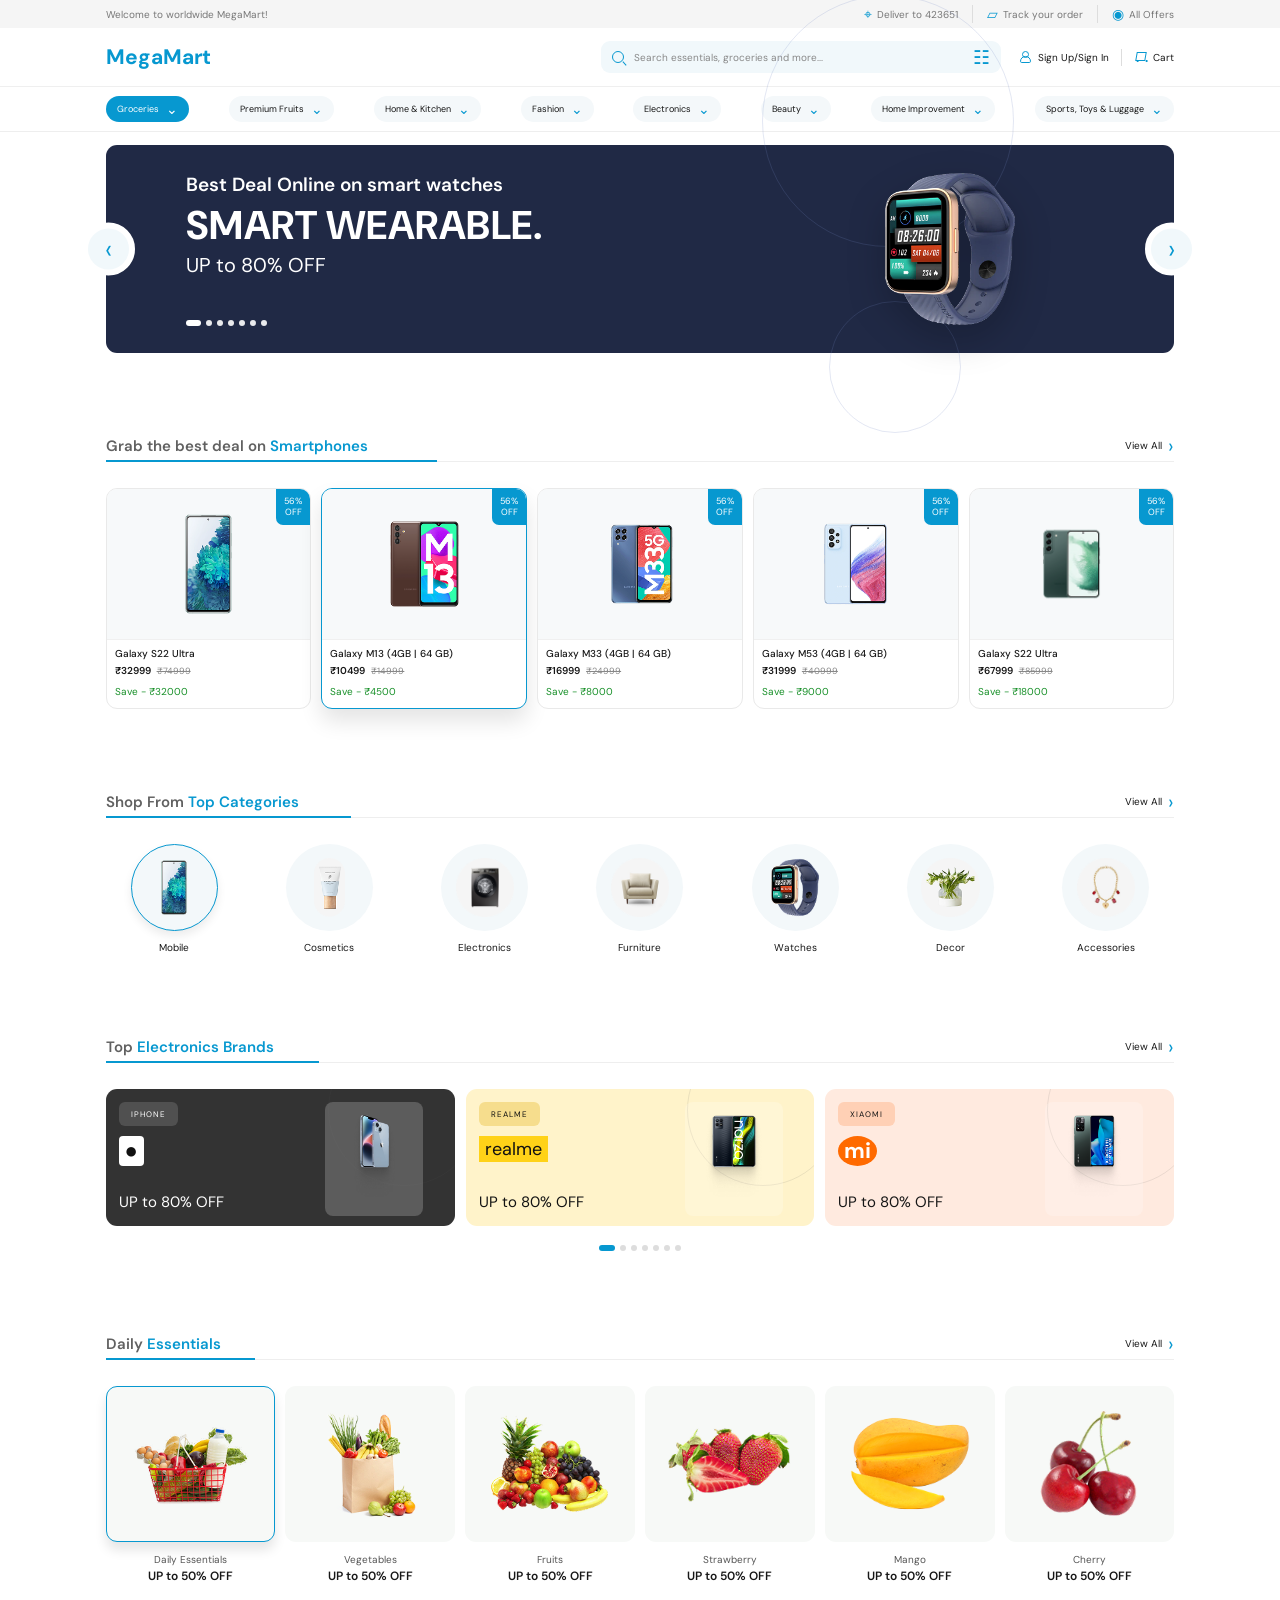
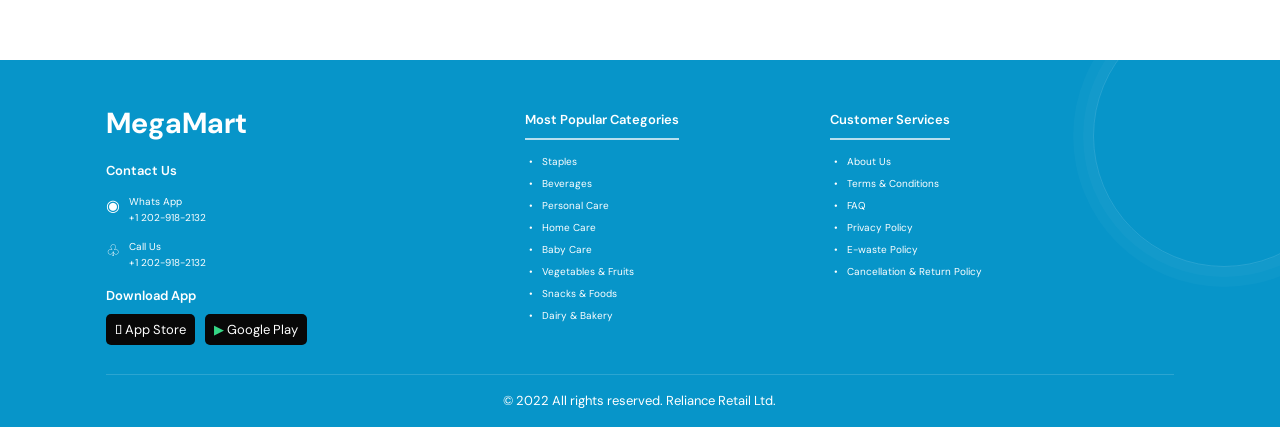
<file: index.html>
<!doctype html>
<html lang="en">
  <head>
    <meta charset="utf-8">
    <meta name="viewport" content="width=device-width, initial-scale=1">
    <meta name="theme-color" content="#ffffff">
    <meta name="description" content="Discover everyday essentials, the latest electronics, and great deals at MegaMart.">
    <title>MegaMart | Everyday essentials and more</title>
    <link rel="preconnect" href="https://fonts.googleapis.com">
    <link rel="preconnect" href="https://fonts.gstatic.com" crossorigin>
    <link href="https://fonts.googleapis.com/css2?family=DM+Sans:wght@400;500;600;700&display=swap" rel="stylesheet">
    <link rel="stylesheet" href="assets/css/styles.css">
    <script src="assets/js/main.js" defer></script>
  </head>
  <body>
    <div class="announcement-bar">
      <div class="container announcement-content">
        <span>Welcome to worldwide MegaMart!</span>
        <div class="announcement-links">
          <a href="#delivery"><span class="utility-icon" aria-hidden="true">⌖</span> Deliver to 423651</a>
          <a href="#orders"><span class="utility-icon" aria-hidden="true">▱</span> Track your order</a>
          <a href="#deals"><span class="utility-icon" aria-hidden="true">◉</span> All Offers</a>
        </div>
      </div>
    </div>

    <header class="site-header">
      <div class="container header-main">
        <button class="icon-button menu-toggle" type="button" aria-label="Open navigation" aria-expanded="false">
          <span class="hamburger" aria-hidden="true"></span>
        </button>
        <a class="brand" href="#" aria-label="MegaMart home">MegaMart</a>
        <form class="search" role="search">
          <label class="sr-only" for="site-search">Search products</label>
          <span class="search-icon" aria-hidden="true"></span>
          <input id="site-search" name="q" type="search" placeholder="Search essentials, groceries and more...">
          <button class="search-submit" type="submit" aria-label="Search">☷</button>
        </form>
        <div class="header-actions">
          <a href="#account"><span class="outline-icon person-icon" aria-hidden="true"></span><span>Sign Up/Sign In</span></a>
          <span class="action-divider" aria-hidden="true"></span>
          <button class="cart-button" type="button" aria-label="Shopping cart, 0 items">
            <span class="outline-icon cart-icon" aria-hidden="true"></span>
            <span>Cart</span>
            <span class="cart-count" aria-live="polite">0</span>
          </button>
        </div>
      </div>
    </header>

    <nav class="category-nav" aria-label="Shop categories">
      <div class="container category-nav-inner">
        <a class="nav-pill active" href="#essentials">Groceries <span aria-hidden="true">⌄</span></a>
        <a class="nav-pill" href="#essentials">Premium Fruits <span aria-hidden="true">⌄</span></a>
        <a class="nav-pill" href="#categories">Home &amp; Kitchen <span aria-hidden="true">⌄</span></a>
        <a class="nav-pill" href="#categories">Fashion <span aria-hidden="true">⌄</span></a>
        <a class="nav-pill" href="#brands">Electronics <span aria-hidden="true">⌄</span></a>
        <a class="nav-pill" href="#categories">Beauty <span aria-hidden="true">⌄</span></a>
        <a class="nav-pill" href="#categories">Home Improvement <span aria-hidden="true">⌄</span></a>
        <a class="nav-pill" href="#categories">Sports, Toys &amp; Luggage <span aria-hidden="true">⌄</span></a>
      </div>
    </nav>

    <main>
      <section class="container hero-section" aria-label="Featured offers">
        <div class="hero-banner" id="hero-banner">
          <div class="hero-copy">
            <p class="hero-eyebrow">Best Deal Online on smart watches</p>
            <h1>SMART WEARABLE.</h1>
            <p class="hero-offer">UP to 80% OFF</p>
            <div class="hero-dots" role="group" aria-label="Choose featured offer">
              <button class="hero-dot selected" type="button" aria-label="Offer 1" aria-current="true"></button>
              <button class="hero-dot" type="button" aria-label="Offer 2"></button>
              <button class="hero-dot" type="button" aria-label="Offer 3"></button>
              <button class="hero-dot" type="button" aria-label="Offer 4"></button>
              <button class="hero-dot" type="button" aria-label="Offer 5"></button>
              <button class="hero-dot" type="button" aria-label="Offer 6"></button>
              <button class="hero-dot" type="button" aria-label="Offer 7"></button>
            </div>
          </div>
          <div class="hero-art"><img src="images/smart-watch-hero.webp.png" alt="Featured smartwatch"></div>
          <button class="carousel-arrow previous" type="button" aria-label="Previous featured offer">‹</button>
          <button class="carousel-arrow next" type="button" aria-label="Next featured offer">›</button>
        </div>
      </section>

      <div class="container storefront-content">
        <section class="store-section products-section" id="deals">
          <div class="section-heading">
            <h2>Grab the best deal on <span>Smartphones</span></h2>
            <a href="#products">View All <span aria-hidden="true">›</span></a>
          </div>
          <div class="product-grid" id="products">
            <article class="product-card" data-id="galaxy-s22-ultra" data-product="Galaxy S22 Ultra" data-price="32999" data-image="images/galaxy-s22-ultra.webp.png">
              <div class="product-image"><img src="images/galaxy-s22-ultra.webp.png" alt="Galaxy S22 Ultra smartphone"></div>
              <span class="discount-badge">56%<br>OFF</span>
              <div class="product-details"><h3>Galaxy S22 Ultra</h3><p class="price">₹32999 <del>₹74999</del></p><p class="saving">Save - ₹32000</p></div>
              <button class="add-to-cart" type="button" aria-label="Add Galaxy S22 Ultra to cart">Add to Cart</button>
            </article>
            <article class="product-card featured-card" data-id="galaxy-m13" data-product="Galaxy M13 (4GB | 64 GB)" data-price="10499" data-image="images/galaxy-m13.webp.png">
              <div class="product-image"><img src="images/galaxy-m13.webp.png" alt="Galaxy M13 smartphone"></div>
              <span class="discount-badge">56%<br>OFF</span>
              <div class="product-details"><h3>Galaxy M13 (4GB | 64 GB)</h3><p class="price">₹10499 <del>₹14999</del></p><p class="saving">Save - ₹4500</p></div>
              <button class="add-to-cart" type="button" aria-label="Add Galaxy M13 to cart">Add to Cart</button>
            </article>
            <article class="product-card" data-id="galaxy-m33" data-product="Galaxy M33 (4GB | 64 GB)" data-price="16999" data-image="images/galaxy-m33.webp.png">
              <div class="product-image"><img src="images/galaxy-m33.webp.png" alt="Galaxy M33 smartphone"></div>
              <span class="discount-badge">56%<br>OFF</span>
              <div class="product-details"><h3>Galaxy M33 (4GB | 64 GB)</h3><p class="price">₹16999 <del>₹24999</del></p><p class="saving">Save - ₹8000</p></div>
              <button class="add-to-cart" type="button" aria-label="Add Galaxy M33 to cart">Add to Cart</button>
            </article>
            <article class="product-card" data-id="galaxy-m53" data-product="Galaxy M53 (4GB | 64 GB)" data-price="31999" data-image="images/galaxy-m53.webp.png">
              <div class="product-image"><img src="images/galaxy-m53.webp.png" alt="Galaxy M53 smartphone"></div>
              <span class="discount-badge">56%<br>OFF</span>
              <div class="product-details"><h3>Galaxy M53 (4GB | 64 GB)</h3><p class="price">₹31999 <del>₹40999</del></p><p class="saving">Save - ₹9000</p></div>
              <button class="add-to-cart" type="button" aria-label="Add Galaxy M53 to cart">Add to Cart</button>
            </article>
            <article class="product-card" data-id="galaxy-s22-green" data-product="Galaxy S22 Ultra Green" data-price="67999" data-image="images/galaxy-s22-green.webp.png">
              <div class="product-image"><img src="images/galaxy-s22-green.webp.png" alt="Galaxy S22 Ultra in green"></div>
              <span class="discount-badge">56%<br>OFF</span>
              <div class="product-details"><h3>Galaxy S22 Ultra</h3><p class="price">₹67999 <del>₹85999</del></p><p class="saving">Save - ₹18000</p></div>
              <button class="add-to-cart" type="button" aria-label="Add Galaxy S22 Ultra to cart">Add to Cart</button>
            </article>
          </div>
          <p class="search-empty" hidden>No matching smartphones found. Try another search.</p>
        </section>

        <section class="store-section category-section" id="categories">
          <div class="section-heading">
            <h2>Shop From <span>Top Categories</span></h2>
            <a href="#categories">View All <span aria-hidden="true">›</span></a>
          </div>
          <div class="category-grid">
            <a class="category-item selected-category" href="#products"><div class="category-image"><img src="images/mobile.png" alt=""></div><span>Mobile</span></a>
            <a class="category-item" href="#essentials"><div class="category-image"><img src="images/cosmetics.png" alt=""></div><span>Cosmetics</span></a>
            <a class="category-item" href="#brands"><div class="category-image"><img src="images/electronics.png" alt=""></div><span>Electronics</span></a>
            <a class="category-item" href="#categories"><div class="category-image"><img src="images/furniture.png" alt=""></div><span>Furniture</span></a>
            <a class="category-item" href="#deals"><div class="category-image"><img src="images/watches.png" alt=""></div><span>Watches</span></a>
            <a class="category-item" href="#essentials"><div class="category-image"><img src="images/decor.png" alt=""></div><span>Decor</span></a>
            <a class="category-item" href="#categories"><div class="category-image"><img src="images/accessories.png" alt=""></div><span>Accessories</span></a>
          </div>
        </section>

        <section class="store-section brands-section" id="brands">
          <div class="section-heading">
            <h2>Top <span>Electronics Brands</span></h2>
            <a href="#brands">View All <span aria-hidden="true">›</span></a>
          </div>
          <div class="brand-grid">
            <a class="brand-promo iphone-promo" href="#products"><span class="brand-label">IPHONE</span><span class="brand-logo">●</span><span class="brand-promo-copy">UP to 80% OFF</span><span class="brand-device"><img src="images/phone%20image%201.png" alt="iPhone promotion"></span></a>
            <a class="brand-promo realme-promo" href="#products"><span class="brand-label">REALME</span><span class="brand-logo">realme</span><span class="brand-promo-copy">UP to 80% OFF</span><span class="brand-device"><img src="images/phone%20image%202.png" alt="Realme promotion"></span></a>
            <a class="brand-promo xiaomi-promo" href="#products"><span class="brand-label">XIAOMI</span><span class="brand-logo">mi</span><span class="brand-promo-copy">UP to 80% OFF</span><span class="brand-device"><img src="images/phone%20image%203.png" alt="Xiaomi promotion"></span></a>
          </div>
          <div class="brand-pagination" aria-hidden="true"><span></span><i></i><i></i><i></i><i></i><i></i><i></i></div>
        </section>

        <section class="store-section essentials-section" id="essentials">
          <div class="section-heading">
            <h2>Daily <span>Essentials</span></h2>
            <a href="#essentials">View All <span aria-hidden="true">›</span></a>
          </div>
          <div class="essentials-grid">
            <a class="essential-item selected-essential" href="#essentials"><div class="essential-image"><img src="images/daily%20essentials.png" alt=""></div><span>Daily Essentials</span><strong>UP to 50% OFF</strong></a>
            <a class="essential-item" href="#essentials"><div class="essential-image"><img src="images/vegetables.png" alt=""></div><span>Vegetables</span><strong>UP to 50% OFF</strong></a>
            <a class="essential-item" href="#essentials"><div class="essential-image"><img src="images/fruits.png" alt=""></div><span>Fruits</span><strong>UP to 50% OFF</strong></a>
            <a class="essential-item" href="#essentials"><div class="essential-image"><img src="images/strawberry.png" alt=""></div><span>Strawberry</span><strong>UP to 50% OFF</strong></a>
            <a class="essential-item" href="#essentials"><div class="essential-image"><img src="images/mango.png" alt=""></div><span>Mango</span><strong>UP to 50% OFF</strong></a>
            <a class="essential-item" href="#essentials"><div class="essential-image"><img src="images/cherry.png" alt=""></div><span>Cherry</span><strong>UP to 50% OFF</strong></a>
          </div>
        </section>
      </div>

      <section class="cart-page container" id="cart-page" hidden>
        <div class="cart-page-heading">
          <div>
            <p class="cart-eyebrow">YOUR MEGAMART ORDER</p>
            <h1>Your shopping cart</h1>
          </div>
          <button class="text-button continue-shopping" type="button">← Continue shopping</button>
        </div>
        <div class="cart-layout">
          <div class="cart-items-panel">
            <div class="cart-panel-heading"><h2>Cart items</h2><span class="cart-page-count">0 items</span></div>
            <div class="cart-items"></div>
            <div class="cart-empty" hidden>
              <div class="empty-cart-icon" aria-hidden="true">🛒</div>
              <h2>Your cart is waiting</h2>
              <p>Explore our smartphones and find something you love.</p>
              <button class="primary-button continue-shopping" type="button">Start shopping</button>
            </div>
          </div>
          <aside class="order-summary">
            <h2>Order summary</h2>
            <div class="summary-row"><span>Subtotal</span><strong class="subtotal-value">₹0</strong></div>
            <div class="summary-row"><span>Delivery</span><strong class="delivery-value">Free</strong></div>
            <div class="summary-row summary-total"><span>Total</span><strong class="total-value">₹0</strong></div>
            <p class="delivery-note">Free delivery on this order</p>
            <button class="primary-button checkout-start" type="button">Proceed to checkout <span aria-hidden="true">→</span></button>
            <p class="secure-note"><span aria-hidden="true">✓</span> Safe and secure checkout</p>
          </aside>
        </div>
        <section class="checkout-panel" id="checkout-panel" hidden>
          <div class="cart-panel-heading"><div><p class="cart-eyebrow">ALMOST THERE</p><h2>Checkout details</h2></div></div>
          <form class="checkout-form">
            <label>Full name<input name="name" autocomplete="name" required></label>
            <label>Email address<input name="email" type="email" autocomplete="email" required></label>
            <label class="checkout-wide">Delivery address<input name="address" autocomplete="street-address" required></label>
            <label>City<input name="city" autocomplete="address-level2" required></label>
            <label>Postal code<input name="postalCode" autocomplete="postal-code" required></label>
            <label class="checkout-wide">Payment method<select name="payment" required><option value="cod">Cash on delivery</option></select></label>
            <button class="primary-button checkout-submit checkout-wide" type="submit">Place order <span aria-hidden="true">→</span></button>
            <p class="checkout-message checkout-wide" role="status" hidden></p>
          </form>
        </section>
      </section>
    </main>

    <footer class="site-footer">
      <div class="container footer-content">
        <div class="footer-contact">
          <a class="footer-brand" href="#">MegaMart</a>
          <h2>Contact Us</h2>
          <p><span aria-hidden="true">◉</span> Whats App<br><a href="tel:+12029182132">+1 202-918-2132</a></p>
          <p><span aria-hidden="true">♧</span> Call Us<br><a href="tel:+12029182132">+1 202-918-2132</a></p>
          <h2 class="download-heading">Download App</h2>
          <div class="app-badges"><a href="#app-store"> App Store</a><a href="#google-play"><span aria-hidden="true">▶</span> Google Play</a></div>
        </div>
        <div class="footer-column">
          <h2>Most Popular Categories</h2>
          <ul><li><a href="#essentials">Staples</a></li><li><a href="#essentials">Beverages</a></li><li><a href="#categories">Personal Care</a></li><li><a href="#categories">Home Care</a></li><li><a href="#categories">Baby Care</a></li><li><a href="#essentials">Vegetables &amp; Fruits</a></li><li><a href="#essentials">Snacks &amp; Foods</a></li><li><a href="#essentials">Dairy &amp; Bakery</a></li></ul>
        </div>
        <div class="footer-column">
          <h2>Customer Services</h2>
          <ul><li><a href="#about">About Us</a></li><li><a href="#terms">Terms &amp; Conditions</a></li><li><a href="#faq">FAQ</a></li><li><a href="#privacy">Privacy Policy</a></li><li><a href="#ewaste">E-waste Policy</a></li><li><a href="#returns">Cancellation &amp; Return Policy</a></li></ul>
        </div>
        <p class="copyright">© 2022 All rights reserved. Reliance Retail Ltd.</p>
      </div>
    </footer>

    <div class="cart-overlay" hidden>
      <aside class="cart-drawer" role="dialog" aria-modal="true" aria-labelledby="drawer-title">
        <div class="drawer-heading">
          <div><p class="cart-eyebrow">MEGAMART</p><h2 id="drawer-title">Added to your basket</h2></div>
          <button class="drawer-close" type="button" aria-label="Close basket">×</button>
        </div>
        <p class="drawer-feedback" role="status">Your item is in the basket.</p>
        <div class="drawer-items"></div>
        <div class="drawer-bottom">
          <div class="summary-row"><span>Subtotal</span><strong class="drawer-subtotal">₹0</strong></div>
          <button class="primary-button drawer-view-cart" type="button">View cart <span aria-hidden="true">→</span></button>
          <button class="text-button drawer-continue" type="button">Continue shopping</button>
        </div>
      </aside>
    </div>
  </body>
</html>
</file>
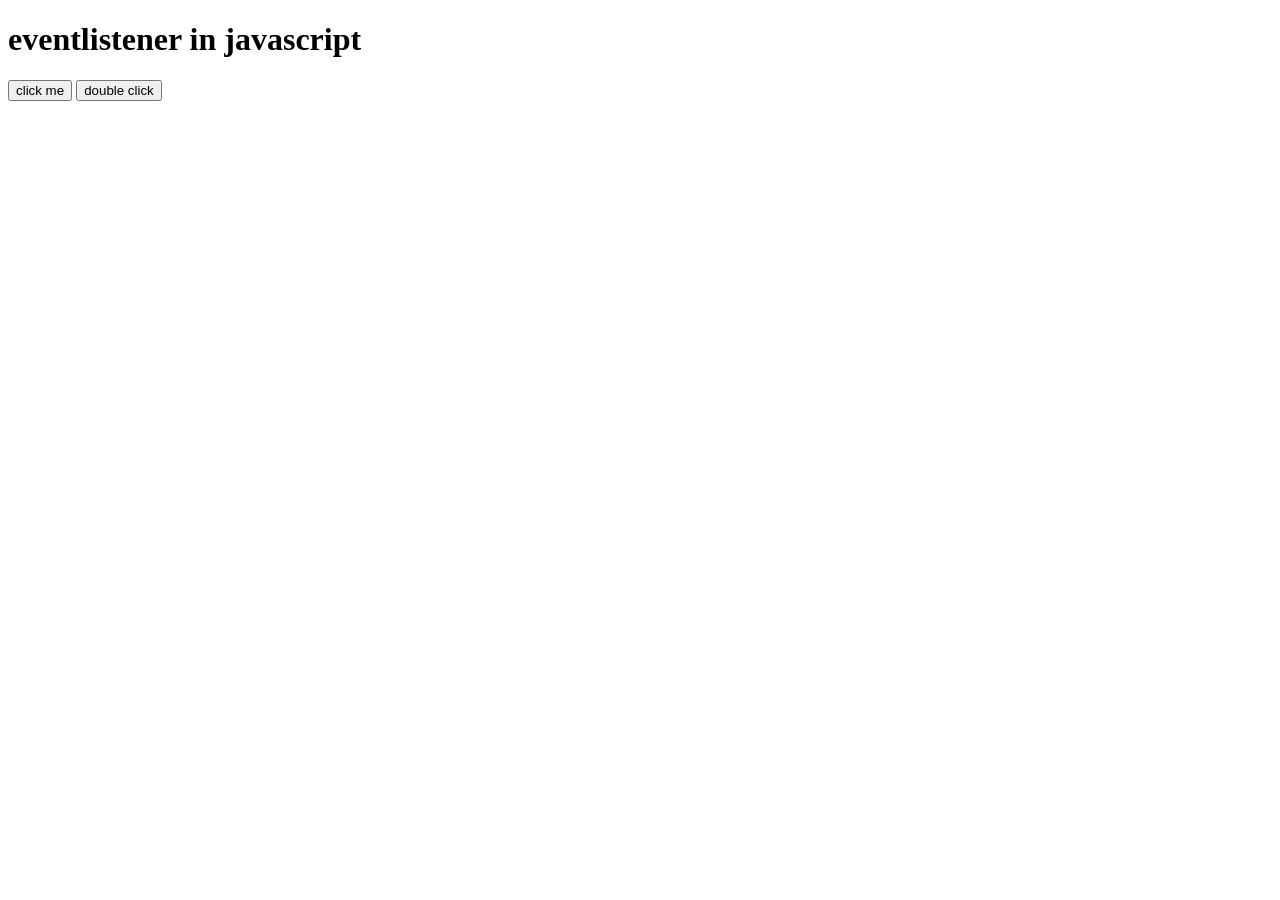
<file: eventlisterner.html>
<!DOCTYPE html>
<html lang="en">

<head>
    <meta charset="UTF-8">
    <meta name="viewport" content="width=device-width, initial-scale=1.0">
    <title>eventlistener in javascript</title>
</head>

<body>
    <h1>eventlistener in javascript</h1>
    <button id="btn">click me</button>
    <button id="btn2">double click</button>

    <script>
        //eventlistener(): addEventListeniner() method is used to add event listerner to an element

        //syntax:
        // element.addEventListerner(event, function, useCaapture);
        //event: event name// functions: callback function;
        //usecapture: true or false

        //Example
        const btn = getElementById("btn");
        btn.addEventListener("click", functions()= {
            //alert("this button has been clicked");
            //document.write("this button has been clicked");
             document.body.style.background = "red";
        });

        const btn2 = document.getElementById("btn2");
        btn.addEventListener("dblclick",()=> {
            //alert("this button has been double clicked");
            document.body.style.background = "green";
        });

        //window eevent - Resize
        window.addEventListener("resize", () => {
            if (window.innerWidth < 900) {
                document.body.style.background = "blue";
            } else {
                document.body.style.background = "yellow";
            }

        });
    </script>

</body>

</html>
</file>
<file: assets/css/styles.css>
:root {
  font-family: "DM Sans", Arial, sans-serif;
  color: #171717;
  background: #fff;
  font-synthesis: none;
  text-rendering: optimizeLegibility;
  --blue: #0798d0;
  --blue-dark: #008fca;
  --muted: #f4f5f6;
  --line: #ededed;
  --content-width: 1260px;
}

* { box-sizing: border-box; }
[hidden] { display: none !important; }
html { scroll-behavior: smooth; }
body { min-width: 320px; margin: 0; font-size: 14px; }
button, input { font: inherit; }
a { color: inherit; text-decoration: none; }
button { color: inherit; }
.container { width: min(83.5%, var(--content-width)); margin-inline: auto; }
.sr-only { position: absolute; width: 1px; height: 1px; padding: 0; margin: -1px; overflow: hidden; clip: rect(0, 0, 0, 0); white-space: nowrap; border: 0; }

.announcement-bar { height: 28px; background: #f5f5f5; color: #777; font-size: 10px; }
.announcement-content, .announcement-links, .announcement-links a { display: flex; align-items: center; }
.announcement-content { height: 100%; justify-content: space-between; }
.announcement-links { height: 100%; gap: 14px; }
.announcement-links a { gap: 5px; white-space: nowrap; }
.announcement-links a + a { border-left: 1px solid #ddd; padding-left: 14px; }
.utility-icon { color: var(--blue); font-size: 14px; }

.site-header { height: 59px; border-bottom: 1px solid #efefef; }
.header-main { height: 100%; display: flex; align-items: center; gap: 10px; }
.brand { color: var(--blue); font-size: 21px; font-weight: 700; white-space: nowrap; }
.icon-button { border: 0; background: #f1f8fb; color: var(--blue); border-radius: 8px; width: 32px; height: 32px; display: grid; place-items: center; cursor: pointer; }
.menu-toggle { display: none; }
.hamburger, .hamburger::before, .hamburger::after { width: 17px; height: 1px; background: var(--blue); display: block; position: relative; }
.hamburger::before, .hamburger::after { content: ""; position: absolute; left: 0; }
.hamburger::before { top: -5px; }
.hamburger::after { top: 5px; }
.search { height: 32px; width: min(42%, 400px); margin-left: auto; background: #f1f8fb; border-radius: 9px; display: flex; align-items: center; padding: 0 11px; gap: 8px; }
.search-icon { width: 12px; height: 12px; border: 1px solid var(--blue); border-radius: 50%; position: relative; flex: 0 0 auto; }
.search-icon::after { content: ""; width: 5px; height: 1px; background: var(--blue); position: absolute; right: -4px; bottom: -2px; transform: rotate(48deg); }
.search input { width: 100%; min-width: 0; border: 0; outline: 0; background: transparent; color: #444; font-size: 10px; }
.search input::placeholder { color: #888; }
.search-submit { padding: 0; border: 0; background: transparent; color: var(--blue); font-size: 19px; line-height: 1; cursor: pointer; }
.header-actions { display: flex; align-items: center; gap: 12px; margin-left: 8px; font-size: 10px; white-space: nowrap; }
.header-actions a, .cart-button { display: flex; align-items: center; gap: 7px; }
.cart-button { position: relative; border: 0; padding: 0; background: none; cursor: pointer; }
.cart-count { display: none; position: absolute; top: -11px; left: 8px; min-width: 15px; height: 15px; padding: 0 4px; border-radius: 10px; color: #fff; background: #f24747; font-size: 9px; text-align: center; line-height: 15px; }
.cart-count.visible { display: block; }
.action-divider { height: 17px; width: 1px; background: #ddd; }
.outline-icon { display: inline-block; width: 12px; height: 12px; position: relative; color: var(--blue); }
.person-icon::before { content: ""; position: absolute; width: 5px; height: 5px; border: 1px solid; border-radius: 50%; left: 3px; top: 0; }
.person-icon::after { content: ""; position: absolute; width: 9px; height: 5px; border: 1px solid; border-radius: 6px 6px 2px 2px; left: 1px; bottom: 0; }
.cart-icon::before { content: ""; position: absolute; left: 2px; top: 1px; width: 8px; height: 7px; border: 1px solid; transform: skew(-10deg); }
.cart-icon::after { content: "• •"; position: absolute; left: 2px; top: 4px; font-size: 9px; letter-spacing: 2px; white-space: nowrap; }

.category-nav { border-bottom: 1px solid #eee; }
.category-nav-inner { min-height: 44px; display: flex; align-items: center; justify-content: space-between; gap: 8px; }
.nav-pill { display: flex; align-items: center; gap: 7px; padding: 7px 11px; border-radius: 20px; background: #f4f8fa; font-size: 9px; white-space: nowrap; }
.nav-pill span { color: var(--blue); font-size: 14px; line-height: 8px; }
.nav-pill.active { color: #fff; background: var(--blue); }
.nav-pill.active span { color: #fff; }

.hero-section { margin-top: 13px; }
.hero-banner { min-height: 208px; position: relative; overflow: visible; border-radius: 11px; background: #202945; color: #fff; display: flex; align-items: center; }
.hero-banner::before, .hero-banner::after { content: ""; position: absolute; border: 1px solid rgba(114, 134, 194, .2); border-radius: 50%; pointer-events: none; }
.hero-banner::before { width: 250px; height: 250px; right: 15%; top: -150px; }
.hero-banner::after { width: 130px; height: 130px; right: 20%; bottom: -80px; }
.hero-copy { position: relative; z-index: 1; padding-left: 7.5%; }
.hero-eyebrow { margin: 0 0 5px; font-size: clamp(14px, 1.8vw, 19px); font-weight: 600; }
.hero-copy h1 { margin: 0; font-size: clamp(28px, 4vw, 40px); line-height: 1.15; letter-spacing: .5px; }
.hero-offer { margin: 4px 0 0; font-size: clamp(16px, 2vw, 20px); }
.hero-dots { display: flex; align-items: center; gap: 5px; margin-top: 42px; }
.hero-dot { width: 6px; height: 6px; padding: 0; border: 0; border-radius: 50%; background: #fff; opacity: .9; cursor: pointer; }
.hero-dot.selected { width: 15px; border-radius: 8px; opacity: 1; }
.hero-art { position: absolute; z-index: 1; width: 26%; height: 88%; right: 8%; top: 6%; display: grid; place-items: center; color: #bdc8e7; }
.image-placeholder { color: #818991; background-color: #f2f3f4; background-image: linear-gradient(135deg, rgba(255,255,255,.26), transparent 55%); }
.hero-art img { width: 86%; height: 86%; min-width: 0; min-height: 0; object-fit: contain; filter: drop-shadow(0 14px 18px rgba(0,0,0,.22)); }
.carousel-arrow { position: absolute; z-index: 2; top: 50%; width: 53px; height: 53px; transform: translateY(-50%); border: 6px solid #fff; border-radius: 50%; color: var(--blue); background: #f1f8fb; font-size: 28px; font-weight: 300; line-height: 1; cursor: pointer; }
.carousel-arrow.previous { left: -24px; }
.carousel-arrow.next { right: -24px; }

.storefront-content { padding-top: 77px; padding-bottom: 76px; }
.store-section + .store-section { margin-top: 77px; }
.section-heading { display: flex; align-items: center; justify-content: space-between; min-height: 32px; border-bottom: 1px solid #eee; position: relative; }
.section-heading::after { content: ""; position: absolute; width: 31%; height: 2px; bottom: -1px; left: 0; background: var(--blue); }
.section-heading h2 { margin: 0; color: #616161; font-size: 15px; font-weight: 600; }
.section-heading h2 span { color: var(--blue); }
.section-heading > a { display: flex; align-items: center; gap: 6px; font-size: 10px; }
.section-heading > a span { color: var(--blue); font-size: 20px; line-height: 10px; }
.product-grid { display: grid; grid-template-columns: repeat(5, minmax(0, 1fr)); gap: 10px; margin-top: 26px; }
.product-card { position: relative; min-width: 0; overflow: hidden; border: 1px solid #e9e9e9; border-radius: 11px; background: #fff; }
.product-card.featured-card { border-color: var(--blue); box-shadow: 0 12px 22px rgba(0,0,0,.11); }
.product-image { height: 150px; display: grid; place-items: center; padding: 13px; background: #f7f9fa; }
.product-image img { width: 84%; height: 84%; min-width: 0; min-height: 0; object-fit: contain; }
.discount-badge { position: absolute; right: 0; top: 0; z-index: 1; padding: 7px 8px; border-radius: 0 0 0 7px; background: var(--blue); color: #fff; font-size: 9px; line-height: 11px; text-align: center; }
.product-details { min-height: 69px; padding: 7px 8px 6px; border-top: 1px solid #f0f0f0; }
.product-details h3 { overflow: hidden; margin: 0 0 4px; font-size: 10px; font-weight: 500; text-overflow: ellipsis; white-space: nowrap; }
.price { margin: 0; font-size: 10px; font-weight: 600; }
.price del { margin-left: 4px; color: #888; font-size: 9px; font-weight: 400; }
.saving { margin: 8px 0 0; color: #168f27; font-size: 10px; }
.add-to-cart { position: absolute; right: 5px; bottom: 5px; padding: 5px 7px; border: 0; border-radius: 4px; color: #fff; background: var(--blue); font-size: 9px; opacity: 0; cursor: pointer; transition: opacity .15s; }
.product-card:hover .add-to-cart, .product-card:focus-within .add-to-cart { opacity: 1; }
.search-empty { margin: 20px 0; color: #666; font-size: 13px; }

.category-section .section-heading::after { width: 23%; }
.category-grid { display: grid; grid-template-columns: repeat(7, minmax(0, 1fr)); gap: 18px; padding-top: 26px; }
.category-item, .essential-item { display: flex; flex-direction: column; align-items: center; text-align: center; }
.category-image { width: min(100%, 87px); aspect-ratio: 1; overflow: hidden; border-radius: 50%; display: grid; place-items: center; padding: 8px; background: #f3f8fa; }
.category-image img { width: 82%; height: 82%; min-width: 0; min-height: 0; object-fit: contain; }
.category-item > span { margin-top: 10px; font-size: 10px; }
.selected-category .category-image { border: 1px solid var(--blue); box-shadow: 0 5px 10px rgba(0,0,0,.08); }

.brands-section .section-heading::after { width: 20%; }
.brand-grid { display: grid; grid-template-columns: repeat(3, 1fr); gap: 11px; margin-top: 26px; }
.brand-promo { min-height: 137px; position: relative; overflow: hidden; border-radius: 11px; padding: 13px; }
.brand-promo::after { content: ""; position: absolute; width: 150px; height: 150px; border: 1px solid rgba(80,80,80,.12); border-radius: 50%; right: -25px; top: -55px; }
.iphone-promo { color: #fff; background: #333; }
.realme-promo { color: #121212; background: #fff3ca; }
.xiaomi-promo { color: #161616; background: #ffeadf; }
.brand-label { position: relative; z-index: 1; display: block; width: max-content; padding: 7px 12px; border-radius: 6px; background: rgba(255,255,255,.14); font-size: 8px; letter-spacing: 1px; }
.realme-promo .brand-label { background: #f6dd8d; }
.xiaomi-promo .brand-label { background: #ffd0b5; }
.brand-logo { position: relative; z-index: 1; display: block; width: max-content; margin-top: 10px; padding: 4px 6px; border-radius: 4px; background: #fff; color: #111; font-size: 22px; line-height: 1; }
.realme-promo .brand-logo { border-radius: 0; background: #ffd218; font-size: 18px; }
.xiaomi-promo .brand-logo { border-radius: 50%; background: #ff6a00; color: white; font-weight: 700; }
.brand-promo-copy { position: absolute; z-index: 1; left: 13px; bottom: 14px; font-size: 15px; }
.brand-device { position: absolute; z-index: 1; right: 9%; top: 13px; width: 28%; height: 83%; display: grid; place-items: center; border-radius: 8px; background-color: rgba(255,255,255,.2); }
.brand-device img { width: 82%; height: 82%; min-width: 0; min-height: 0; object-fit: contain; }
.brand-pagination { display: flex; justify-content: center; align-items: center; gap: 5px; margin-top: 19px; }
.brand-pagination span, .brand-pagination i { width: 6px; height: 6px; border-radius: 50%; background: #ddd; }
.brand-pagination span { width: 16px; border-radius: 8px; background: var(--blue); }

.essentials-section .section-heading::after { width: 14%; }
.essentials-grid { display: grid; grid-template-columns: repeat(6, minmax(0, 1fr)); gap: 10px; margin-top: 26px; }
.essential-image { width: 100%; aspect-ratio: 1 / .92; overflow: hidden; display: grid; place-items: center; border-radius: 11px; padding: 10px; background: #f7f9f7; }
.essential-image img { width: 84%; height: 84%; min-width: 0; min-height: 0; object-fit: contain; }
.essential-item > span { margin-top: 11px; color: #555; font-size: 10px; }
.essential-item strong { margin-top: 2px; font-size: 12px; font-weight: 600; white-space: nowrap; }
.selected-essential .essential-image { border: 1px solid var(--blue); box-shadow: 0 8px 12px rgba(0,0,0,.1); }

.site-footer { position: relative; overflow: hidden; background: #0795c9; color: white; }
.site-footer::after { content: ""; position: absolute; top: -55px; right: -75px; width: 260px; height: 260px; border: 1px solid rgba(255,255,255,.13); border-radius: 50%; box-shadow: 0 0 0 10px rgba(255,255,255,.025), 0 0 0 20px rgba(255,255,255,.025); pointer-events: none; }
.footer-content { position: relative; z-index: 1; display: grid; grid-template-columns: 1.5fr 1fr 1.5fr; column-gap: 7%; padding-top: 44px; }
.footer-brand { display: inline-block; margin-bottom: 20px; font-size: 29px; font-weight: 700; }
.footer-contact h2, .footer-column h2 { margin: 0 0 15px; font-size: 13px; font-weight: 600; }
.footer-contact p { position: relative; margin: 0 0 14px; padding-left: 23px; font-size: 10px; line-height: 1.55; }
.footer-contact p > span { position: absolute; left: 0; top: 0; font-size: 16px; }
.download-heading { margin-top: 17px !important; margin-bottom: 10px !important; }
.app-badges { display: flex; gap: 10px; }
.app-badges a { padding: 7px 9px; border-radius: 5px; color: #fff; background: #080808; font-size: 13px; white-space: nowrap; }
.app-badges a span { color: #35d685; }
.footer-column { padding-top: 7px; }
.footer-column h2 { width: fit-content; padding-bottom: 10px; border-bottom: 2px solid rgba(255,255,255,.7); }
.footer-column ul { margin: 0; padding: 0 0 0 17px; list-style: none; }
.footer-column li { position: relative; margin: 0 0 9px; font-size: 10px; }
.footer-column li::before { content: "•"; position: absolute; left: -13px; }
.copyright { grid-column: 1 / -1; margin: 29px 0 0; padding: 17px 0 18px; border-top: 1px solid rgba(255,255,255,.15); text-align: center; font-size: 13px; }

:focus-visible { outline: 2px solid #087fad; outline-offset: 3px; }
.site-footer :focus-visible { outline-color: #fff; }

@media (max-width: 760px) {
  .container { width: min(92%, var(--content-width)); }
  .announcement-links a:first-child { display: none; }
  .announcement-links { gap: 8px; }
  .announcement-links a + a { padding-left: 8px; }
  .site-header { height: 60px; }
  .header-main { gap: 9px; }
  .menu-toggle { display: grid; flex: 0 0 auto; }
  .brand { font-size: 19px; }
  .search { width: auto; flex: 1; margin-left: 4px; }
  .header-actions { gap: 10px; margin-left: 0; }
  .header-actions a { display: none; }
  .action-divider { display: none; }
  .category-nav { display: none; }
  .category-nav.nav-open { display: block; }
  .category-nav-inner { width: 100%; overflow-x: auto; justify-content: flex-start; padding-inline: 4%; scrollbar-width: none; }
  .category-nav-inner::-webkit-scrollbar { display: none; }
  .nav-pill { flex: 0 0 auto; }
  .hero-banner { min-height: 190px; }
  .hero-copy { padding-left: 8%; }
  .hero-art { right: 5%; width: 28%; }
  .hero-art span { padding: 35px 12px; font-size: 9px; }
  .carousel-arrow { width: 40px; height: 40px; border-width: 4px; }
  .carousel-arrow.previous { left: -12px; }
  .carousel-arrow.next { right: -12px; }
  .storefront-content { padding-top: 56px; padding-bottom: 55px; }
  .store-section + .store-section { margin-top: 55px; }
  .product-grid { grid-template-columns: repeat(2, minmax(0, 1fr)); gap: 12px; }
  .product-image { height: 155px; }
  .add-to-cart { opacity: 1; }
  .category-grid { grid-template-columns: repeat(4, minmax(0, 1fr)); row-gap: 20px; }
  .brand-grid { grid-template-columns: 1fr; }
  .brand-promo { min-height: 150px; }
  .essentials-grid { grid-template-columns: repeat(3, minmax(0, 1fr)); gap: 18px 10px; }
  .footer-content { grid-template-columns: 1fr 1fr; row-gap: 25px; column-gap: 8%; }
  .footer-contact { grid-column: 1 / -1; }
  .footer-column h2 { font-size: 12px; }
  .copyright { margin-top: 8px; }
}

@media (max-width: 420px) {
  .announcement-content > span { font-size: 9px; }
  .announcement-links a { font-size: 9px; }
  .announcement-links a:last-child { display: none; }
  .brand { font-size: 17px; }
  .search { padding-inline: 8px; }
  .search input { font-size: 9px; }
  .search-submit { display: none; }
  .hero-banner { min-height: 170px; }
  .hero-copy { padding-left: 10%; }
  .hero-copy h1 { font-size: 25px; }
  .hero-dots { margin-top: 30px; }
  .hero-art { right: 3%; width: 25%; }
  .hero-art span { padding: 25px 7px; font-size: 8px; }
  .section-heading h2 { font-size: 13px; }
  .section-heading > a { font-size: 9px; }
  .product-image { height: 130px; }
  .category-grid { grid-template-columns: repeat(3, minmax(0, 1fr)); }
  .footer-content { grid-template-columns: 1fr; }
  .footer-contact, .copyright { grid-column: auto; }
  .footer-column { padding-top: 0; }
  .copyright { font-size: 11px; }
}

.cart-overlay { position: fixed; z-index: 20; inset: 0; display: flex; justify-content: flex-end; background: rgba(17, 25, 34, .48); }
.cart-drawer { width: min(100%, 440px); height: 100%; display: flex; flex-direction: column; padding: 30px; background: #fff; box-shadow: -12px 0 40px rgba(0,0,0,.14); animation: drawer-in .22s ease-out; }
.drawer-heading, .cart-page-heading, .cart-panel-heading { display: flex; align-items: center; justify-content: space-between; gap: 16px; }
.cart-eyebrow { margin: 0 0 5px; color: var(--blue); font-size: 10px; font-weight: 700; letter-spacing: 1.2px; }
.drawer-heading h2, .cart-page-heading h1, .cart-panel-heading h2, .order-summary h2 { margin: 0; color: #202a34; }
.drawer-heading h2 { font-size: 21px; }
.drawer-close { width: 36px; height: 36px; border: 0; border-radius: 50%; background: #f1f5f6; font-size: 25px; line-height: 1; cursor: pointer; }
.drawer-feedback { margin: 18px 0 8px; color: #388343; font-size: 12px; }
.drawer-items { overflow-y: auto; flex: 1; }
.cart-item { position: relative; display: grid; grid-template-columns: 78px minmax(0, 1fr) auto; align-items: center; gap: 15px; padding: 19px 0; border-bottom: 1px solid #edf0f1; }
.cart-item-image { width: 78px; height: 86px; padding: 8px; border-radius: 9px; background: #f5f8f9; object-fit: contain; }
.cart-item-details h3 { margin: 0 0 7px; color: #252d33; font-size: 13px; font-weight: 600; }
.cart-item-price { margin: 0; color: #666; font-size: 12px; }
.cart-item-controls { display: flex; align-items: center; gap: 10px; }
.quantity-button { width: 28px; height: 28px; border: 1px solid #dfe5e8; border-radius: 7px; background: #fff; color: var(--blue-dark); font-size: 18px; line-height: 1; cursor: pointer; }
.quantity-value { min-width: 14px; text-align: center; font-size: 12px; }
.cart-item-total { color: #242d33; font-size: 12px; white-space: nowrap; }
.remove-item { grid-column: 2 / -1; justify-self: start; padding: 0; border: 0; background: none; color: #b44949; font-size: 11px; cursor: pointer; }
.drawer-item { grid-template-columns: 62px minmax(0, 1fr) auto; gap: 12px; }
.drawer-item .cart-item-image { width: 62px; height: 68px; }
.drawer-item .cart-item-controls { grid-column: 2; grid-row: 2; justify-self: start; }
.drawer-item .cart-item-total { grid-column: 3; grid-row: 1 / 3; }
.drawer-bottom { padding-top: 20px; border-top: 1px solid #edf0f1; }
.summary-row { display: flex; align-items: center; justify-content: space-between; gap: 12px; margin: 13px 0; color: #616a70; font-size: 13px; }
.summary-row strong { color: #202a34; font-size: 14px; }
.primary-button { min-height: 46px; display: flex; align-items: center; justify-content: center; gap: 12px; padding: 0 18px; border: 0; border-radius: 8px; color: #fff; background: var(--blue); font-size: 13px; font-weight: 600; cursor: pointer; transition: background .15s ease; }
.primary-button:hover { background: #007eaf; }
.primary-button:disabled { background: #aebac0; cursor: not-allowed; }
.drawer-view-cart { width: 100%; margin-top: 15px; }
.text-button { padding: 8px 0; border: 0; background: none; color: var(--blue-dark); font-size: 12px; font-weight: 600; cursor: pointer; }
.drawer-continue { width: 100%; margin-top: 8px; }
.cart-page { min-height: 58vh; padding-top: 55px; padding-bottom: 72px; }
.cart-page-heading { margin-bottom: 30px; }
.cart-page-heading h1 { font-size: clamp(25px, 4vw, 34px); }
.cart-layout { display: grid; grid-template-columns: minmax(0, 1fr) 320px; align-items: start; gap: 24px; }
.cart-items-panel, .order-summary, .checkout-panel { border: 1px solid #e8edef; border-radius: 12px; background: #fff; }
.cart-items-panel { min-height: 220px; padding: 22px; }
.cart-panel-heading { padding-bottom: 14px; border-bottom: 1px solid #edf0f1; }
.cart-panel-heading h2, .order-summary h2 { font-size: 17px; }
.cart-page-count { color: #737d82; font-size: 12px; }
.cart-items .cart-item:first-child { padding-top: 15px; }
.cart-empty { padding: 30px 12px; text-align: center; }
.empty-cart-icon { color: var(--blue); font-size: 34px; }
.cart-empty h2 { margin: 8px 0; font-size: 18px; }
.cart-empty p { margin: 0 0 18px; color: #727b81; font-size: 13px; }
.cart-empty .primary-button { margin: auto; }
.order-summary { padding: 22px; }
.order-summary h2 { padding-bottom: 13px; border-bottom: 1px solid #edf0f1; }
.summary-total { margin-top: 17px; padding-top: 15px; border-top: 1px solid #edf0f1; color: #202a34; font-weight: 700; }
.summary-total strong { color: var(--blue-dark); font-size: 18px; }
.delivery-note, .secure-note { color: #458653; font-size: 11px; }
.checkout-start { width: 100%; margin-top: 18px; }
.secure-note { margin: 14px 0 0; text-align: center; }
.checkout-panel { margin-top: 24px; padding: 24px; scroll-margin-top: 20px; }
.checkout-panel .cart-panel-heading { margin-bottom: 20px; }
.checkout-form { display: grid; grid-template-columns: repeat(2, minmax(0, 1fr)); gap: 16px; }
.checkout-form label { display: grid; gap: 7px; color: #424b51; font-size: 12px; font-weight: 600; }
.checkout-form input, .checkout-form select { width: 100%; min-height: 42px; padding: 9px 11px; border: 1px solid #dce3e6; border-radius: 7px; background: #fff; color: #252d33; outline-color: var(--blue); }
.checkout-wide { grid-column: 1 / -1; }
.checkout-submit { margin-top: 4px; }
.checkout-message { margin: 0; padding: 13px; border-radius: 7px; background: #edf8ef; color: #28743a; font-size: 13px; }

@keyframes drawer-in {
  from { transform: translateX(24px); opacity: .7; }
  to { transform: translateX(0); opacity: 1; }
}

@media (max-width: 700px) {
  .cart-page { padding-top: 35px; }
  .cart-layout { grid-template-columns: 1fr; }
  .order-summary { order: -1; }
  .cart-item { grid-template-columns: 64px minmax(0, 1fr) auto; gap: 10px; }
  .cart-item-image { width: 64px; height: 72px; }
}

@media (max-width: 420px) {
  .cart-drawer { padding: 22px 17px; }
  .cart-page-heading { align-items: flex-start; flex-direction: column; }
  .cart-items-panel, .order-summary, .checkout-panel { padding: 17px; }
  .cart-item { grid-template-columns: 55px minmax(0, 1fr) auto; gap: 8px; }
  .cart-item-image { width: 55px; height: 62px; }
  .cart-item-details h3 { font-size: 11px; }
  .cart-item-controls { gap: 7px; }
  .quantity-button { width: 25px; height: 25px; }
  .cart-item-total { font-size: 11px; }
  .checkout-form { grid-template-columns: 1fr; }
  .checkout-form label, .checkout-wide { grid-column: 1; }
}
</file>
